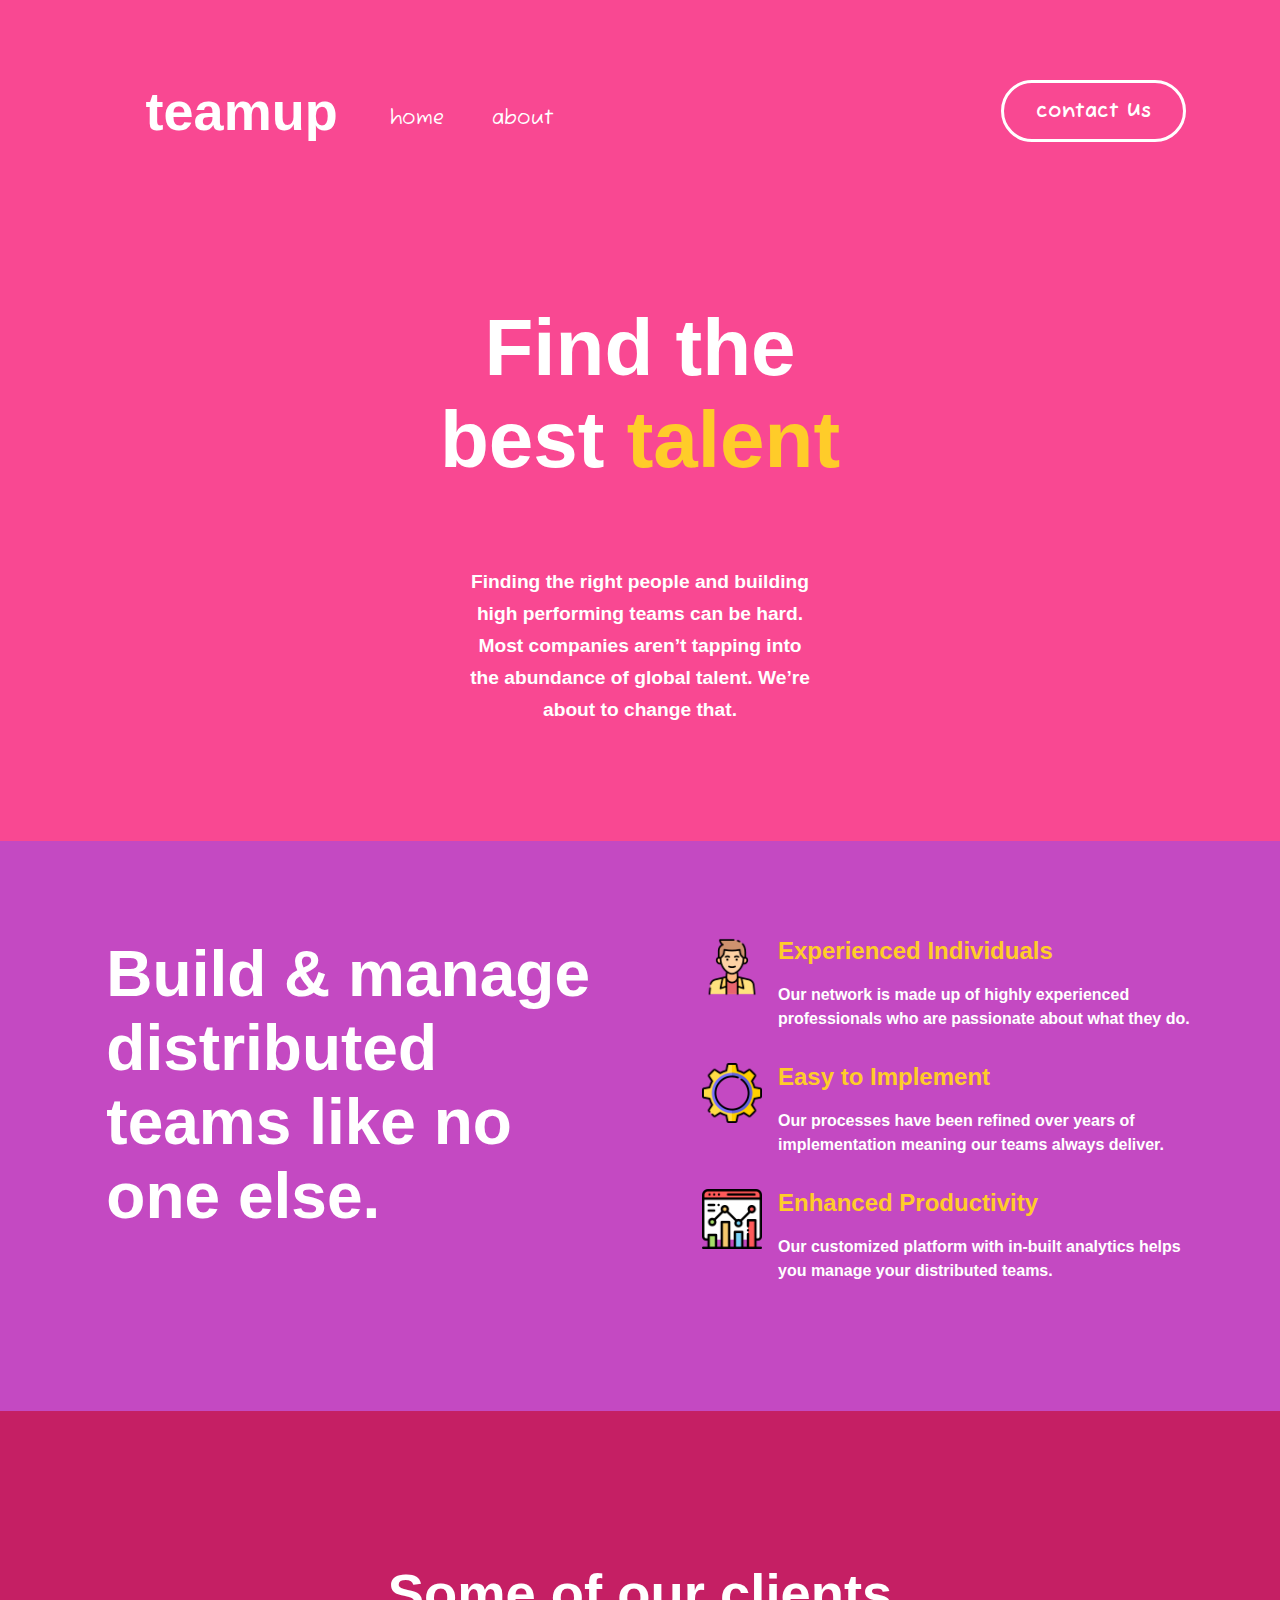
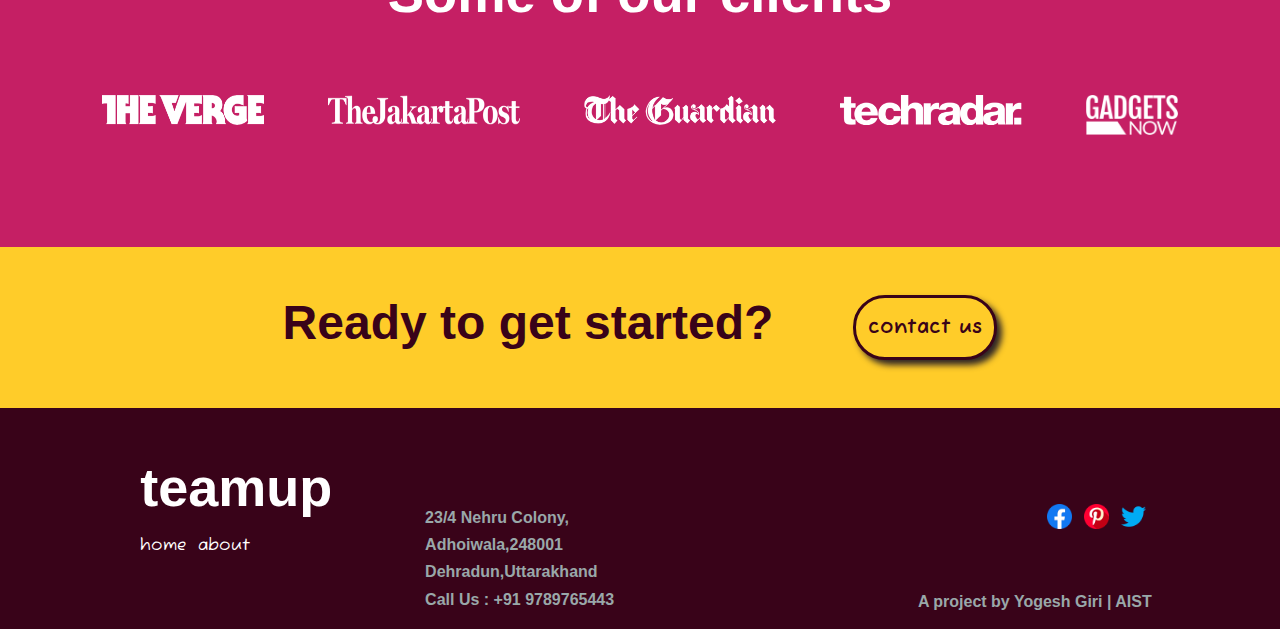
<file: index.html>
<!DOCTYPE html>
<html lang="en">
  <head>
    <meta charset="UTF-8" />
    <meta http-equiv="X-UA-Compatible" content="IE=edge" />
    <meta name="viewport" content="width=device-width, initial-scale=1.0" />
    <link rel="stylesheet" href="css/style.css" />
    <title>Home</title>
  </head>
  <body>
    <div class="nav">
      <ul class="nav_box">
        <li class="logo">teamup</li>
        <li class="nav_item"><a href="#">home</a></li>
        <li class="nav_item"><a href="about/about.html">about</a></li>
      </ul>

      <div class="nav_b">
        <button class="nav_btn">contact Us</button>
      </div>
    </div>

    <div class="about_head">
      <div>
        <p class="abt">
          Find the <br />
          best <span style="color: #FFCC29">talent</span>
        </p>
        <p class="abt_desc">
          Finding the right people and building <br> high performing teams can be
          hard. <br>Most companies aren’t tapping into <br> the abundance of global
          talent. We’re <br> about to change that.
        </p>
      </div>
    </div>

    <div class="seet">
      <div class="meet_top">
        <p class="para2">Build & manage <br> distributed <br> teams like no <br> one else.</p>
      </div>

      <div class="exp">
            <div class="exp_flex">
                <div class="ind">
                    <img src="images/young-man (2).png" alt="" width="60px">
                </div>
    
                <div class="ind_ind">
                    <p class="ind_head"><b>Experienced Individuals</b></p>
                    <br>
                    <p class="ind_desc"><b>Our network is made up of highly experienced <br> professionals who are passionate about what they do.</b></p>
                </div>
            </div>

            <div class="exp_flex">
                <div class="ind">
                    <img src="images/gear.png" alt="" width="60px">
                </div>
    
                <div class="ind_ind">
                    <p class="ind_head"><b>Easy to Implement</b></p>
                    <br>
                    <p class="ind_desc"><b>Our processes have been refined over years of <br> implementation meaning our teams always deliver.</b></p>
                </div>
            </div>

            <div class="exp_flex">
                <div class="ind">
                    <img src="images/analytics.png" alt="" width="60px">
                </div>
    
                <div class="ind_ind">
                    <p class="ind_head"><b>Enhanced Productivity</b></p>
                    <br>
                    <p class="ind_desc"><b>Our customized platform with in-built analytics helps <br> you manage your distributed teams.</b></p>
                </div>
            </div>
      </div>


    </div>

    <div class="clients">
      <p class="client_head">Some of our clients</p>
      <div class="client_body">
        <img
          src="images/logo-the-verge.png"
          alt=""
          width="162px"
          height="30px"
        />
        <img
          src="images/logo-jakarta-post.png"
          alt=""
          width="192px"
          height="30px"
        />
        <img
          src="images/logo-the-guardian.png"
          alt=""
          width="192px"
          height="30px"
        />
        <img
          src="images/logo-tech-radar.png"
          alt=""
          width="182px"
          height="30px"
        />
        <img
          src="images/logo-gadgets-now.png"
          alt=""
          width="92px"
          height="40px"
        />
      </div>
    </div>

    <div class="ready">
      <p>Ready to get started?</p>
      <button>contact us</button>
    </div>

    <div class="foot">
      <div class="logo_foot">
        <p class="logo">teamup</p>
        <div class="fun">
          <p>home</p>
          <p>about</p>
        </div>
      </div>

      <div class="addr">
        <p>
          23/4 Nehru Colony,<br />
           Adhoiwala,248001<br />
          Dehradun,Uttarakhand <br/>
          Call Us : +91 9789765443
        </p>
      </div>

      <div class="imga">
        <div class="imges">
          <!-- <img src="../images/twitter (2).png" alt="">
            <img src="../images/facebook (1).png" alt=""> -->
          <img src="images/facebook (3).png" alt="" width="25px" />
          <img src="images/pinterest (3).png" alt="" width="25px" />
          <img src="images/twitter (4).png" alt="" width="25px" />
        </div>

        <p class="imges"><b>A project by Yogesh Giri | AIST </b></p>
      </div>
    </div>
  </body>
</html>
</file>
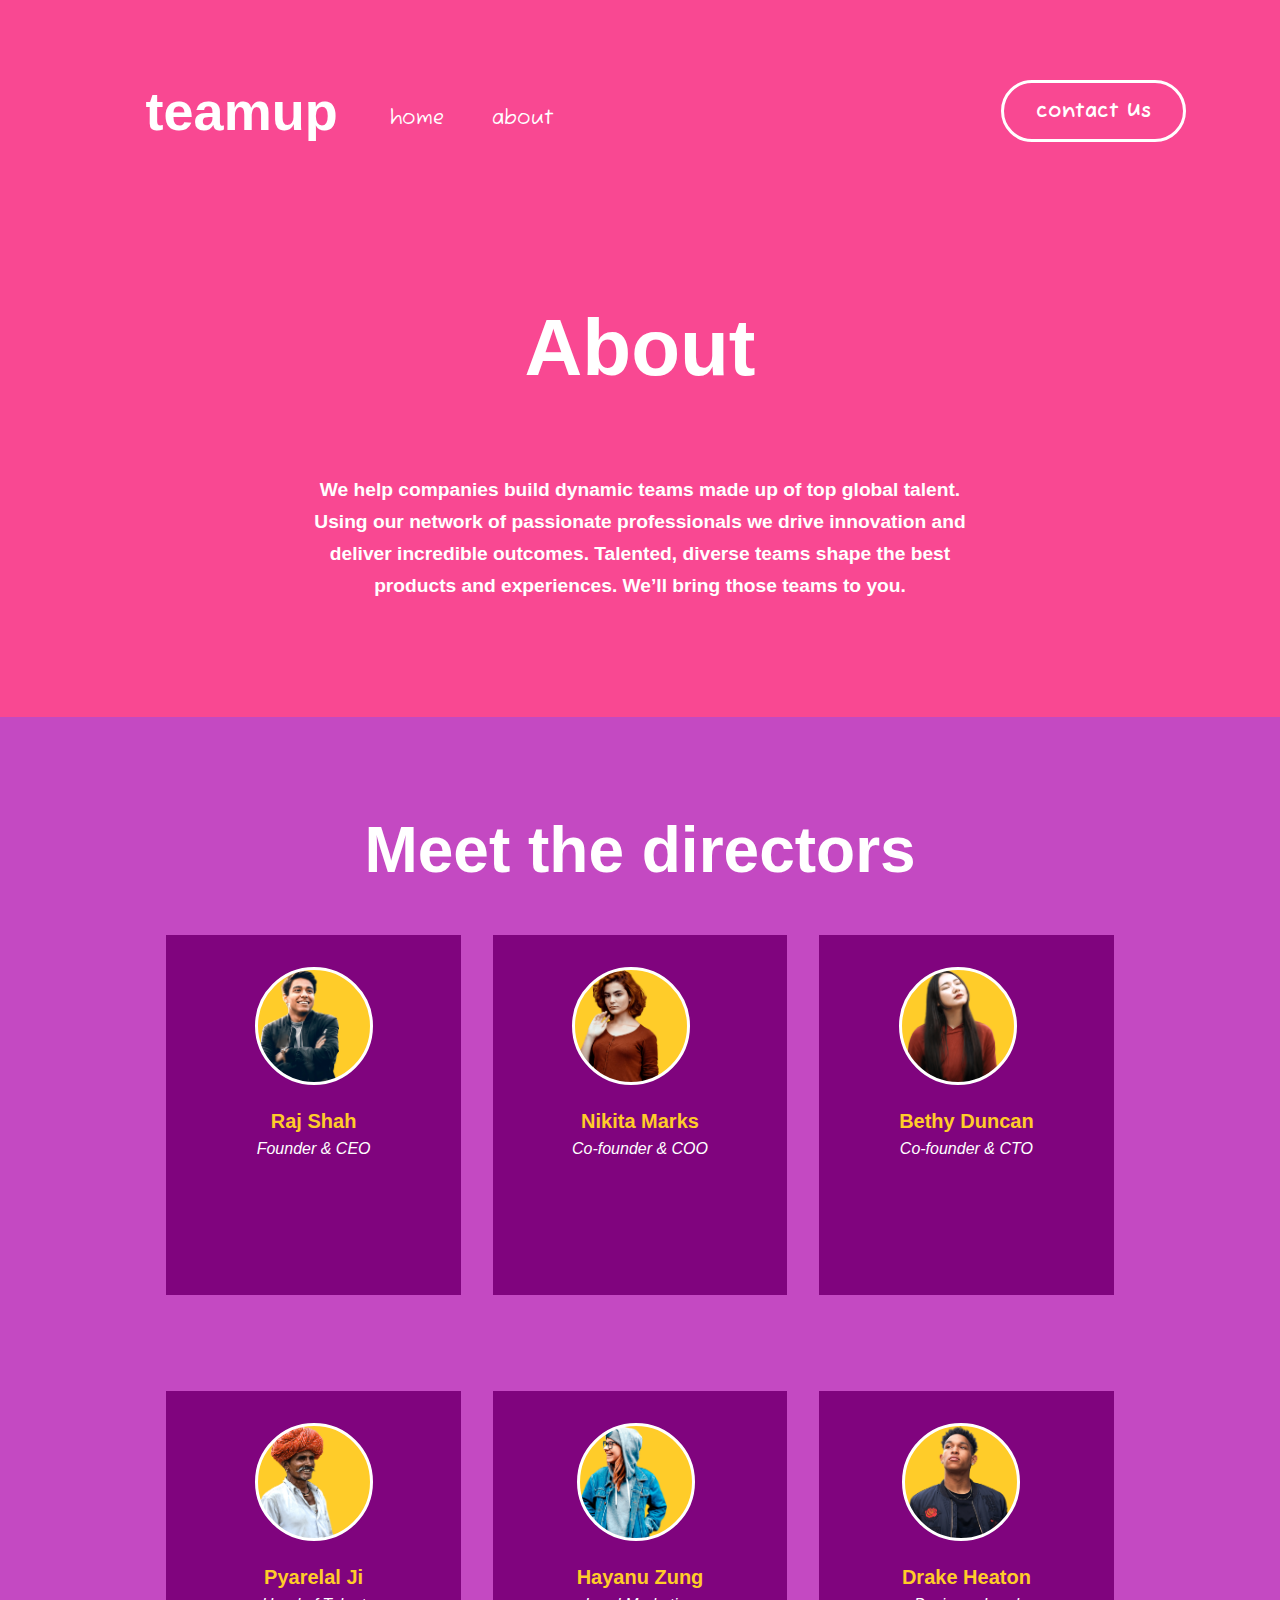
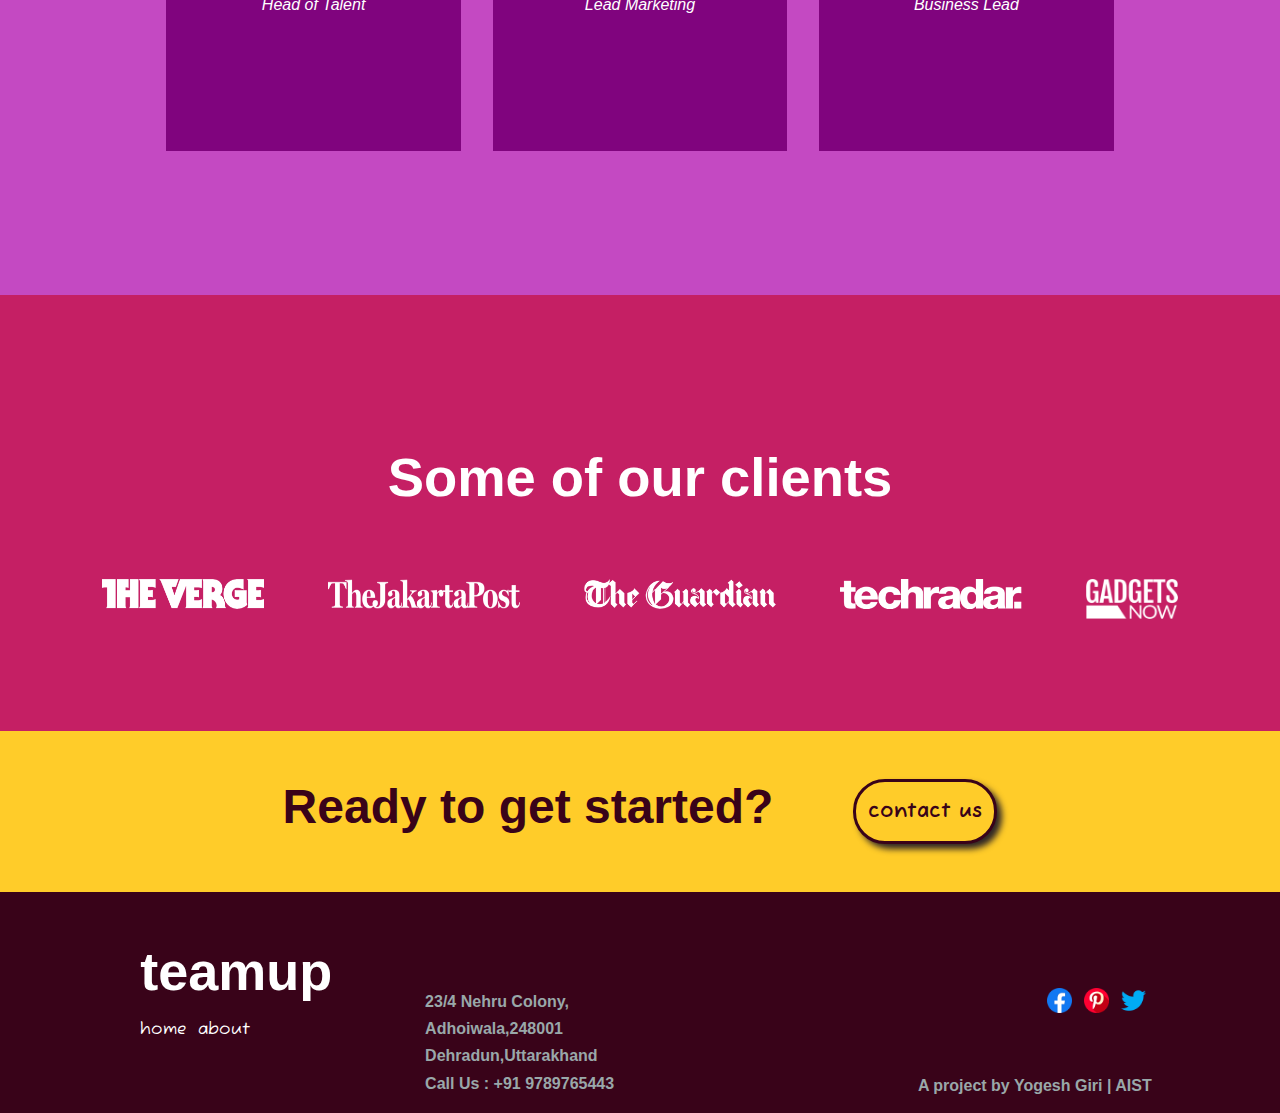
<file: about/about.html>
<!DOCTYPE html>
<html lang="en">
  <head>
    <meta charset="UTF-8" />
    <meta http-equiv="X-UA-Compatible" content="IE=edge" />
    <meta name="viewport" content="width=device-width, initial-scale=1.0" />
    <link rel="stylesheet" href="../css/style.css" />
    <title>About</title>
  </head>
  <body>
    <div class="nav">
      <ul class="nav_box">
        <li class="logo">teamup</li>
        <li class="nav_item"><a href="../index.html">home</a></li>
        <li class="nav_item"><a href="#">about</a></li>
      </ul>

      <div class="nav_b">
        <button class="nav_btn">contact Us</button>
      </div>
    </div>

    <div class="about_head">
      <div>
        <p class="abt">About</p>
      <p class="abt_desc">
        We help companies build dynamic teams made up of top global talent. <br>
        Using our network of passionate professionals we drive innovation and <br>
        deliver incredible outcomes. Talented, diverse teams shape the best <br>
        products and experiences. We’ll bring those teams to you. <br>
      </p>
      </div>
    </div>

    <div class="meet">
            <div class="meet_top">
                <p class="para">Meet the directors</p>
            </div>

            <div class="card_all">
                <div class="cards">
                    <div class="card_item">
                        <div class="card_cont">
                               <div class="cd_back_img" style='background-image: url("../images/people00001.png");'>
                               </div>

                               <p class="img_desc_head">Raj Shah</p>
                               <p class="img_desc_tail"><i>Founder & CEO</i></p>
                        </div>
                    </div>

                    <div class="card_item">
                        <div class="card_cont">
                               <div class="cd_back_img" style='background-image: url("../images/people00006.png");'>
                               </div>

                               <p class="img_desc_head">Nikita Marks</p>
                               <p class="img_desc_tail"><i>Co-founder & COO</i></p>
                        </div>
                    </div>

                    <div class="card_item">
                        <div class="card_cont">
                               <div class="cd_back_img" style='background-image: url("../images/people00002.png");'>
                               </div>

                               <p class="img_desc_head">Bethy Duncan</p>
                               <p class="img_desc_tail"><i>Co-founder & CTO</i></p>
                        </div>
                    </div>

                    <div class="card_item">
                        <div class="card_cont">
                               <div class="cd_back_img" style='background-image: url("../images/people00003.png");'>
                               </div>

                               <p class="img_desc_head">Pyarelal Ji</p>
                               <p class="img_desc_tail"><i>Head of Talent</i></p>
                        </div>
                    </div>

                    <div class="card_item">
                        <div class="card_cont">
                               <div class="cd_back_img" style='background-image: url("../images/people00004.png");'>
                               </div>

                               <p class="img_desc_head">Hayanu Zung</p>
                               <p class="img_desc_tail"><i>Lead Marketing</i></p>
                        </div>
                    </div>

                    <div class="card_item">
                        <div class="card_cont">
                               <div class="cd_back_img" style='background-image: url("../images/people00005.png");'>
                               </div>

                               <p class="img_desc_head">Drake Heaton</p>
                               <p class="img_desc_tail"><i>Business Lead</i></p>
                        </div>
                    </div>
                    
                </div>
            </div>
    </div>

    <div class="clients">
            <p class="client_head">Some of our clients
            </p>
            <div class="client_body">
                <img src="../images/logo-the-verge.png" alt="" width="162px" height="30px">
                <img src="../images/logo-jakarta-post.png" alt="" width="192px" height="30px">
                <img src="../images/logo-the-guardian.png" alt="" width="192px" height="30px">
                <img src="../images/logo-tech-radar.png" alt="" width="182px" height="30px">
                <img src="../images/logo-gadgets-now.png" alt="" width="92px" height="40px">
            </div>
    </div>

    <div class="ready">
        <p>Ready to get started?</p>
        <button>contact us</button>
    </div>

    <div class="foot">
        <div class="logo_foot">
          <p class="logo">teamup</p>
          <div class="fun">
            <p >home</p>
            <p>about</p>
          </div>
        </div>

        <div class="addr">
          <p>
            23/4 Nehru Colony,<br />
             Adhoiwala,248001<br />
            Dehradun,Uttarakhand <br/>
            Call Us : +91 9789765443
          </p>
        </div>

        <div class="imga">
          <div class="imges">
            <!-- <img src="../images/twitter (2).png" alt="">
            <img src="../images/facebook (1).png" alt=""> -->
            <img src="../images/facebook (3).png" alt="" width="25px">
            <img src="../images/pinterest (3).png" alt="" width="25px">
            <img src="../images/twitter (4).png" alt="" width="25px">
          </div>

          <p class="imges"><b>A project by Yogesh Giri | AIST</b></p>
      </div>
    </div>
  </body>
</html>
</file>
<file: css/style.css>
@import url('https://fonts.googleapis.com/css2?family=Fuzzy+Bubbles:wght@700&display=swap');

:root{
    --primary: #F94892;
    --secondary: #FFCC29;
    --third: #C449C2;
    --card: #80047e;
    --fourth:#c51f64;
    --dark:#390319;
    --light: white;
}
body{
   margin: 0;
   padding: 0;
   box-sizing: border-box; 
   background-color: var(--primary);
   color: var(--light);
   overflow-x: hidden;
}

a{
    text-decoration: none;
    color: inherit;
}

.nav{
    display:flex;
    margin: 5rem 2rem;
    flex-wrap:wrap ;
    justify-content: center;
}

.nav_box{
    display: flex;
    list-style: none;
    flex-wrap: wrap;
    margin: 0;
    align-items:center;
}

.nav_item{
    padding-left: 12px;
    font-size: 20px;
    padding: 0 1.5rem;
    font-family: 'Fuzzy Bubbles', cursive;
    padding-top: 14px;
}

.logo{
    padding-left: 12px;
    font-size: 54px;
    font-family: 'Gill Sans', 'Gill Sans MT', Calibri, 'Trebuchet MS', sans-serif;
    font-weight: 600;
    padding-right:1.8rem;
    margin: 0;
}

.nav_b{
    display: flex;
    width: 50%;
    justify-content: flex-end;
}

.nav_btn{
    color: var(--light);
    border :solid 3px var(--light);
    border-radius: 32px;
    padding: 14px 32px;
    font-weight: 600;
    font-family: 'Fuzzy Bubbles', cursive;
    font-size: 20px;
   background-color: var(--primary);

}

.about_head{
    display: flex;
    justify-content: center;
    align-items: center;
    text-align: center;
}

.abt{
    font-size: 5rem;
    font-family: 'Gill Sans', 'Gill Sans MT', Calibri, 'Trebuchet MS', sans-serif;
    font-weight: 560;
}

.abt_desc{
    font-family: 'Lucida Sans', 'Lucida Sans Regular', 'Lucida Grande', 'Lucida Sans Unicode', Geneva, Verdana, sans-serif;
    line-height: 2rem;
    font-weight: 600;
    font-size: 1.2rem;
    padding: 0 2rem;
}

.meet{
    margin-top: 6rem;
    background-color:var(--third);
    padding: 6rem 0;
}

.seet{
    margin-top: 6rem;
    background-color:var(--third);
    padding: 6rem 0;
    display: flex;
    justify-content: center;
    flex-wrap: wrap;
}

.meet_top{
    font-size: 4rem;
    font-family: 'Gill Sans', 'Gill Sans MT', Calibri, 'Trebuchet MS', sans-serif;
    font-weight: 560;
    padding: 0 1rem;
}

.exp{
    padding-left: 6rem;
}

.exp_flex{
    display: flex;
    padding-bottom: 2rem;
}

.ind{
    padding-right: 1rem;
}

.ind_ind .ind_head{
    color: var(--secondary);
    font-family: 'Gill Sans', 'Gill Sans MT', Calibri, 'Trebuchet MS', sans-serif;
    font-size: 1.5rem;
    margin: 0;
}

.ind_ind .ind_desc{
    font-family:'Lucida Sans', 'Lucida Sans Regular', 'Lucida Grande', 'Lucida Sans Unicode', Geneva, Verdana, sans-serif;
    font-size: 1rem;
    margin: 0;
    line-height: 1.5rem;
}

.para{
    text-align: center;
    margin: 0;
}

.para2{
    margin: 0;
}

.card_all{
    display: flex;
    flex-wrap: wrap;
    justify-content: center;
}

.cards{
    display: grid;
    grid-template-columns: auto auto auto;
}

.card_item{
    width: 23vw;
    height: 40vh;
    margin: 3rem 1rem;
    background-color: var(--card);
    display: flex;
    justify-content: center;
}

.card_cont{
    padding-top: 2rem;
    line-height: 8px;
}

.cd_back_img{
    width: 7rem;
    height: 7rem;
    border-radius: 50%;
    border:solid white;
    background:var(--secondary) no-repeat;
    background-size: contain; 
}

.img_desc_head{
    padding-top: 12px;
    text-align: center;
    font-family:'Segoe UI', Tahoma, Geneva, Verdana, sans-serif;
    font-weight: 700;
    font-size: 20px;
    color: var(--secondary);
}

.img_desc_tail{
    font-family:'Segoe UI', Tahoma, Geneva, Verdana, sans-serif;
    text-align: center;

}

.clients{
    padding: 6rem 0;
    background-color: var(--fourth);
}

.client_head{
    font-size: 3.4rem;
    font-weight: 700;
    font-family:'Segoe UI', Tahoma, Geneva, Verdana, sans-serif;
    text-align: center;
}

.client_body{
    display: flex;
    justify-content: center;
    flex-wrap: wrap;
}

.client_body img{
    padding: 0 1rem;
    margin: 1rem;
}

.ready{
    display: flex;
    justify-content: center;
    padding: 3rem 0;
    background-color: var(--secondary);
    flex-wrap: wrap;
    /* background-image: url(../images/phone.png); */
    background-repeat:round;
}

.ready p{
    font-family:'Segoe UI', Tahoma, Geneva, Verdana, sans-serif;
    font-weight: 700;
    color: var(--dark);
    text-align: center;
    font-size: 3rem;
    margin: 0;
}

.ready button{
    margin-left: 5rem;
    background-color:var(--secondary);
    color: var(--dark);
    border :solid 3px var(--dark);
    border-radius: 32px;
    padding: 17px 12px;
    font-weight: 600;
    font-family: 'Fuzzy Bubbles', cursive;
    font-size: 20px;
    box-shadow: 5px 5px 6px rgb(47, 38, 38);
}

.foot{
    display: flex;
    background-color:var(--dark);
    justify-content: center;
    flex-wrap: wrap;
    padding-top: 3rem;
}

.fun{
    display: flex;
    padding-left: 12px;
}

.fun p{
    padding-right: 12px;
    font-family: 'Fuzzy Bubbles', cursive;
    font-size: 17px;
}

.addr{
    color: 
    #99a8a9;
    font-family:'Segoe UI', Tahoma, Geneva, Verdana, sans-serif;
    font-weight: 600;
    padding-top: 2rem;
    line-height: 1.7rem;
    padding-left: 4rem;
}

.imges{
    display: flex;
    padding-top: 3rem;
    width: 42vw;
    justify-content: flex-end;
    font-family: 'Gill Sans', 'Gill Sans MT', Calibri, 'Trebuchet MS', sans-serif;
    color: #99a8a9;
}

.imges img{
    padding: 0 6px;
}

a:hover{
    color: #f67e7e;
    transition: 0.6s;
}

@media(max-width: 1080px){
    .cards{
    display: grid;
    grid-template-columns: auto auto;
    }

    .card_item{
        width: 38vw;
        height: 40vh;
        margin: 3rem 1rem;
        display: flex;
        justify-content: center;
    }

    .meet_top{
        margin: 4rem;
    }
}

@media(max-width: 600px){
    .cards{
    display: grid;
    grid-template-columns: auto;
    }

    .card_item{
        width: 56vw;
        height: 35vh;
        margin: 3rem 1rem;
        display: flex;
        justify-content: center;
    }

    .ready button{
        margin: 0;
    }

    .exp{
        padding: 0 3rem;
        text-align: center;
    }
    
    .addr{
        padding-left: 2rem;
    }

    .meet_top{
        margin: 4rem;
    }
}
</file>
